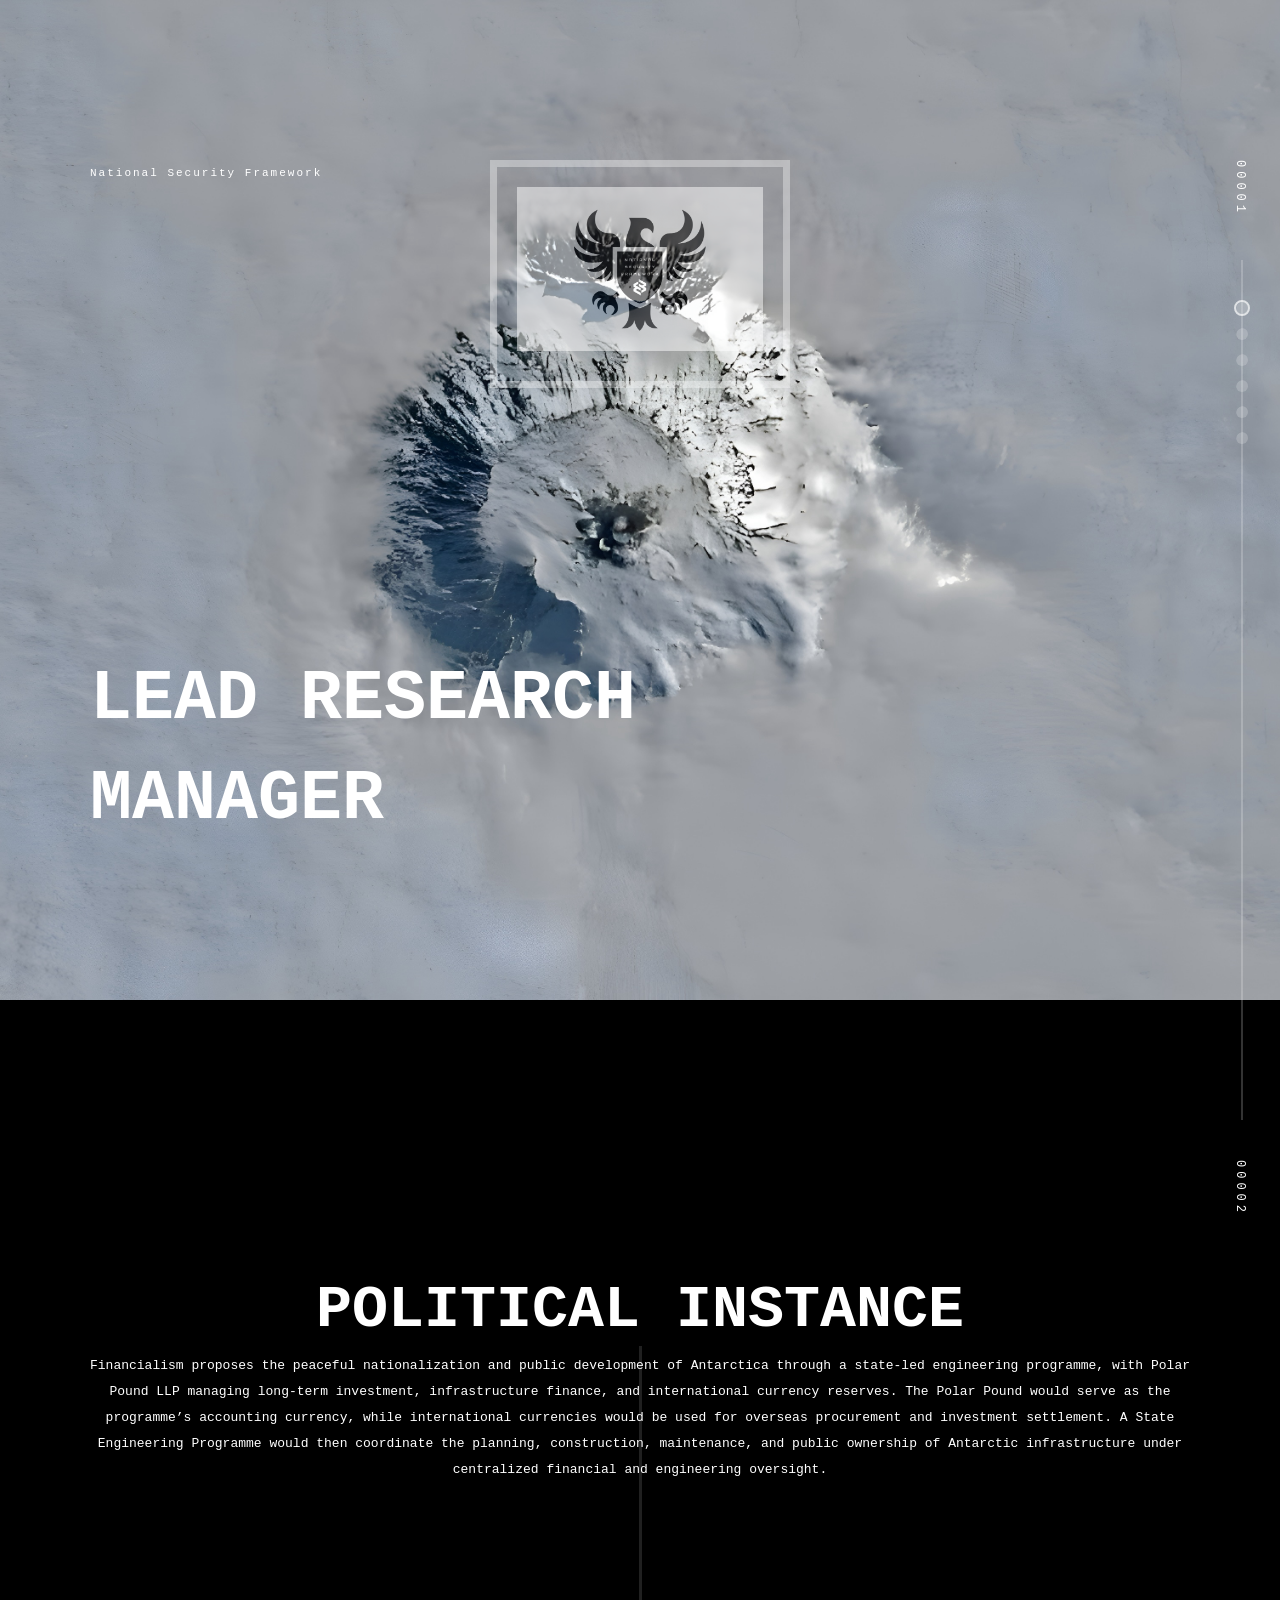
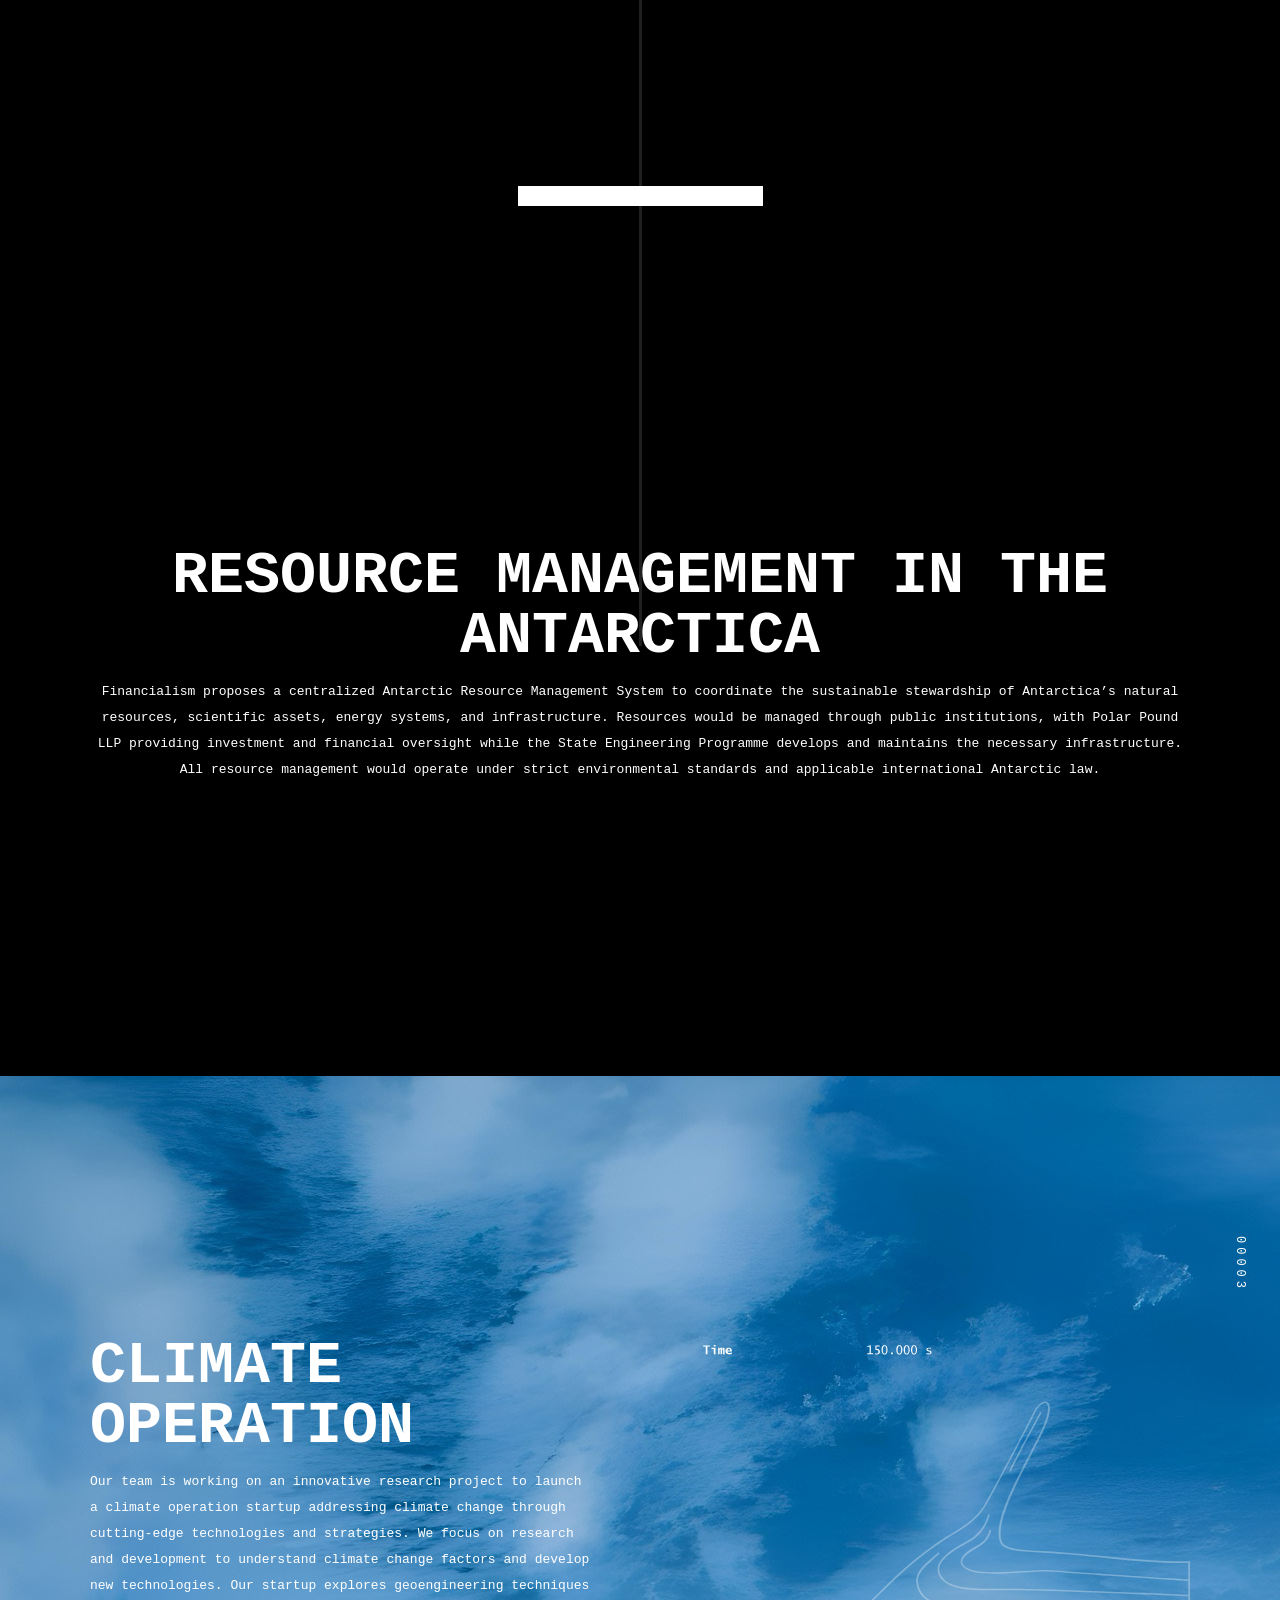
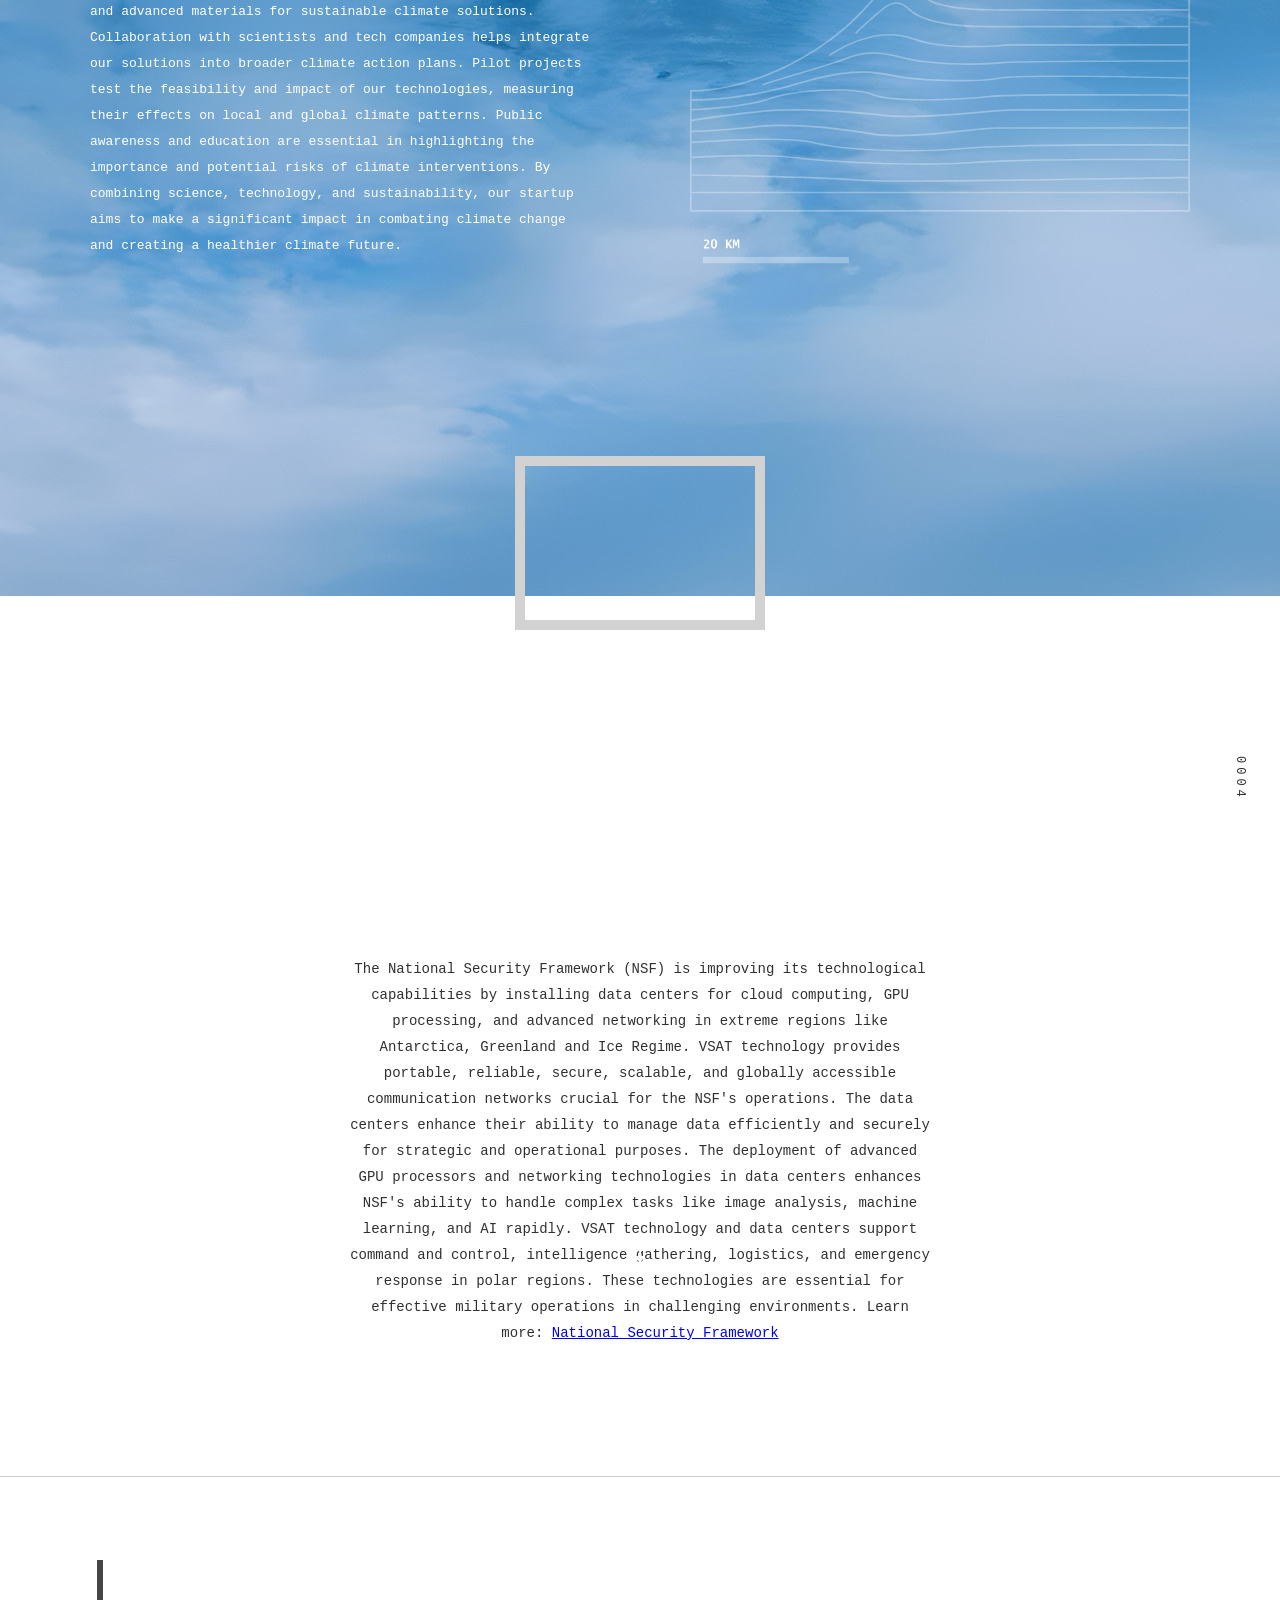
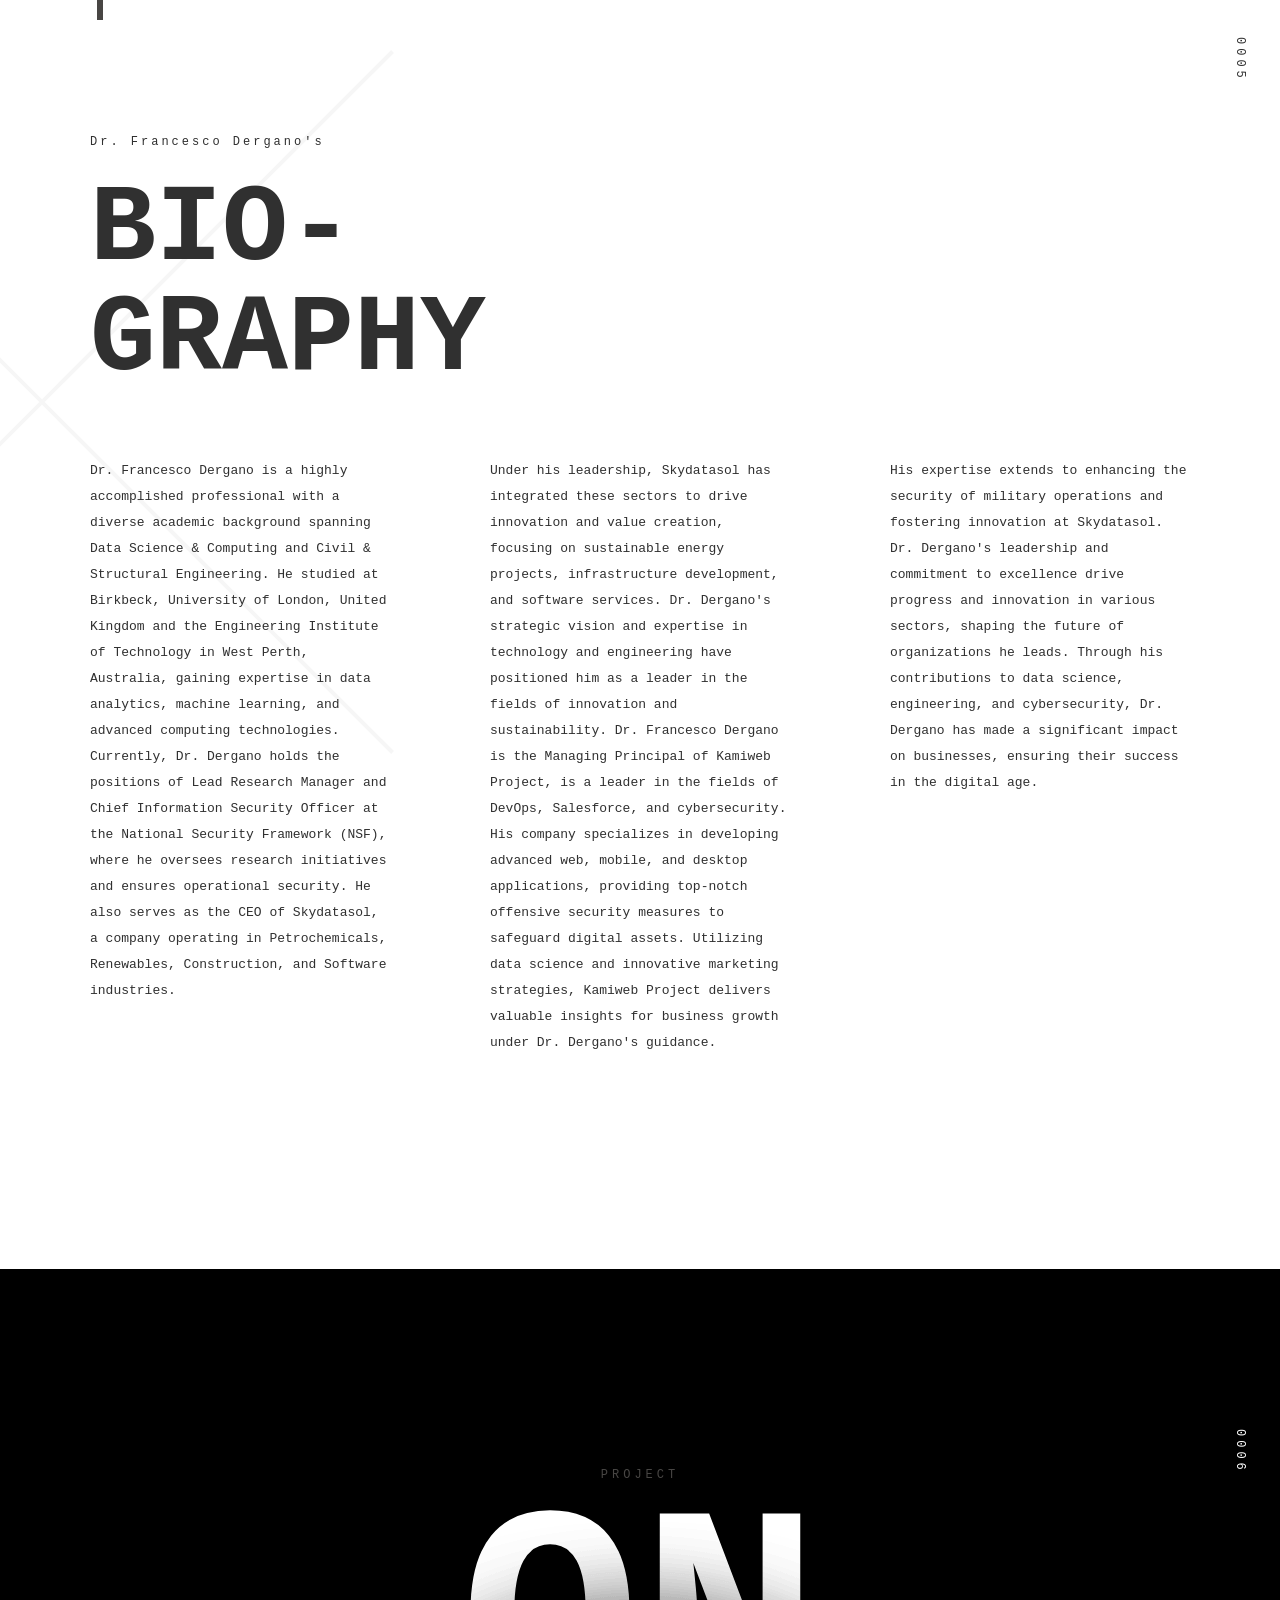
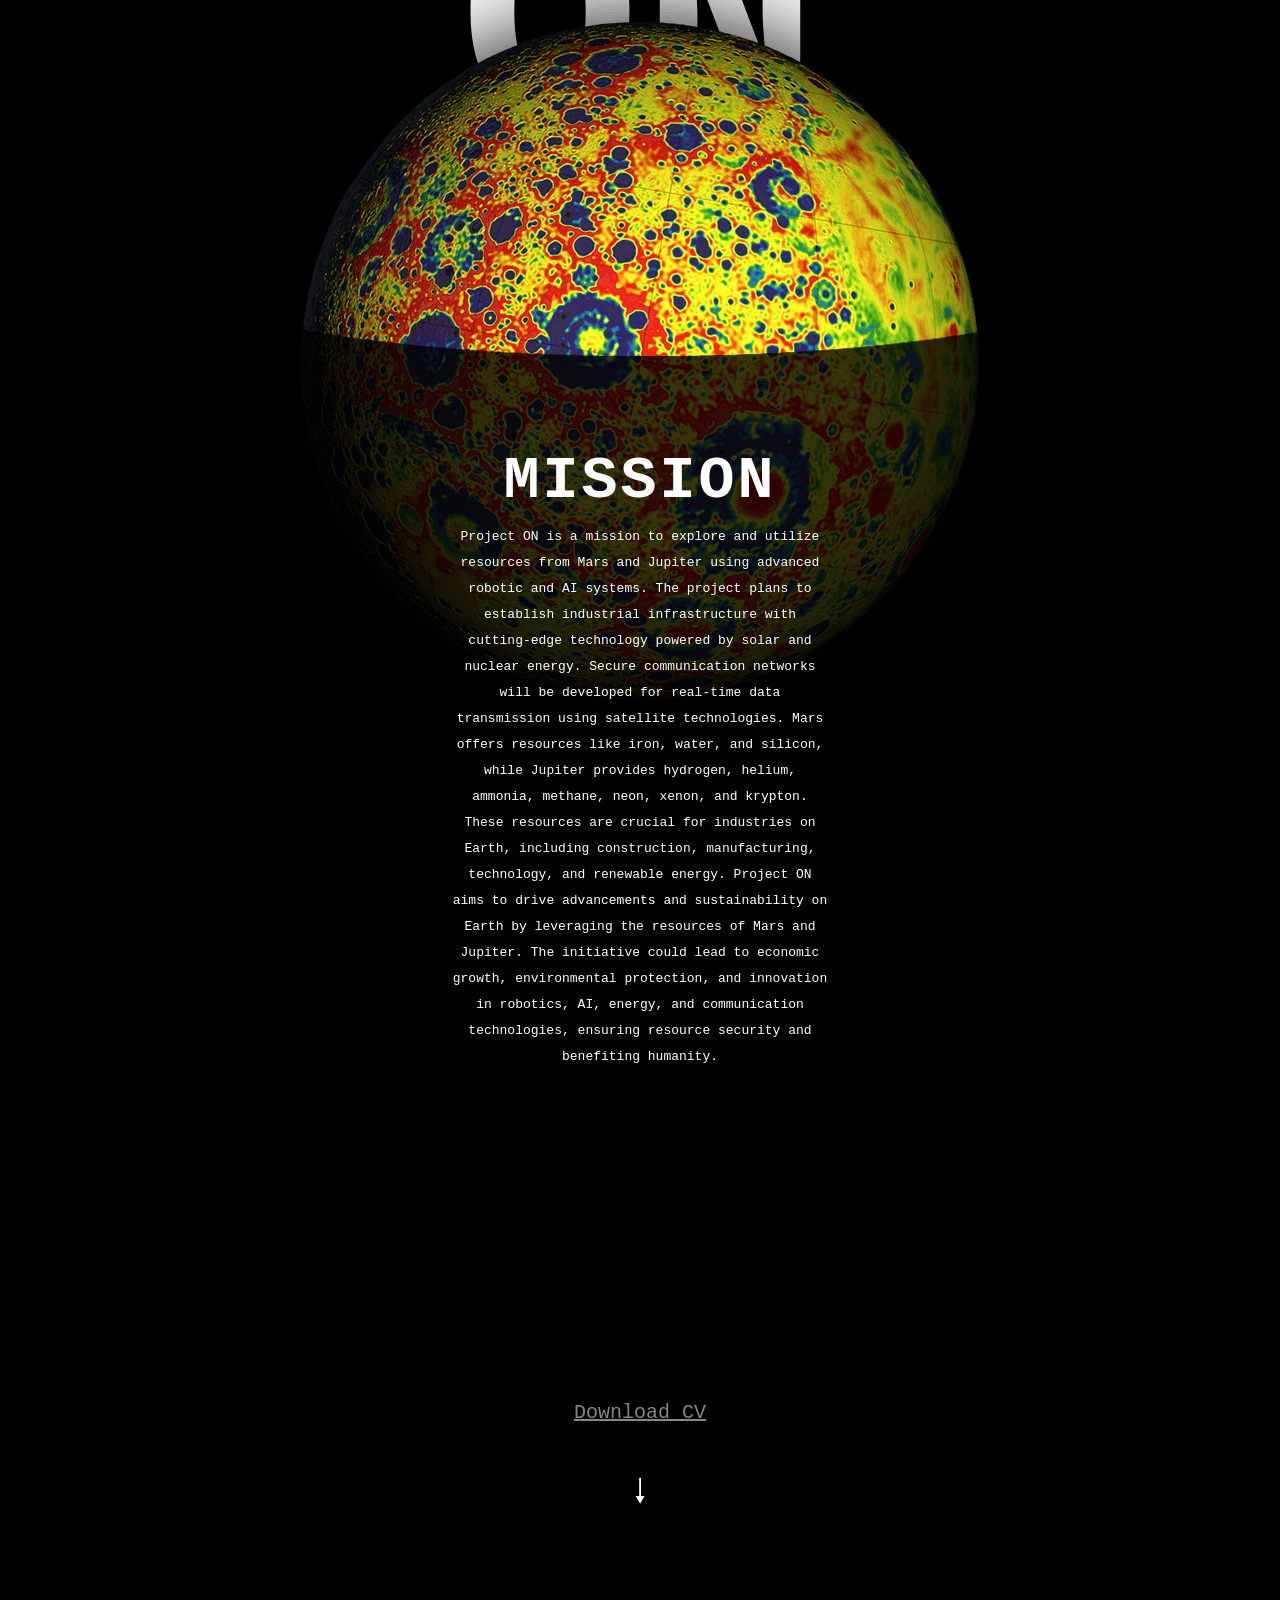
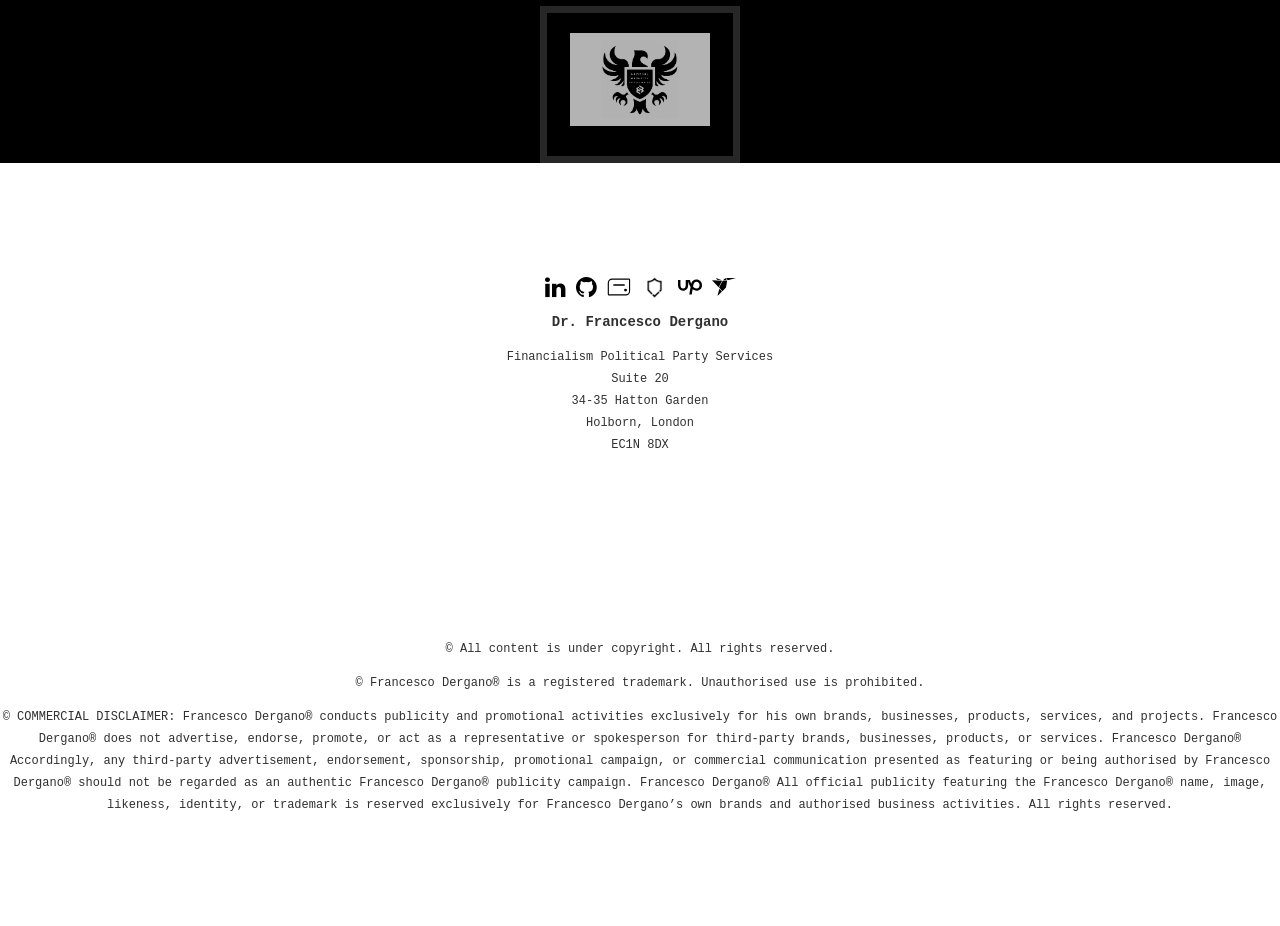
<file: index.html>
<!DOCTYPE html>
<html>

<meta http-equiv="content-type" content="text/html;charset=UTF-8" />

<head>

	<meta charset="utf-8">
	<title>Dr. Francesco Dergano</title>

	<!-- Set Keywords & Description -->
	<meta name="keywords" content="" />
	<meta name="description" content="" />

	<link rel="shortcut icon" type="image/x-icon" href="assets/img/logo.jpg" />

	<!-- Set Viewport Options -->
	<meta name="viewport" content="width=device-width, initial-scale=1.0, maximum-scale=1.0, user-scalable=0;" />
	<meta name="apple-mobile-web-app-capable" content="yes" />

	<!-- Include Fonts -->
	<link
		href="http://fonts.googleapis.com/css?family=Open+Sans:400,300,300italic,400italic,600italic,600,700,700italic"
		rel="stylesheet" type="text/css">

	<!-- Include Stylesheets -->
	<link rel="stylesheet" href="assets/css/main.css" />
	<link rel="stylesheet" href="assets/css/edits.css" />

	<link rel="stylesheet" href="https://cdnjs.cloudflare.com/ajax/libs/font-awesome/4.7.0/css/font-awesome.min.css">
	<!-- Include Libraries -->
	<script src="./assets/js/jquery.min.js"></script>
	<script src="assets/js/lib/waypoints.min.js"></script>
	<script src="assets/js/lib/jquery.easing.min.js"></script>
	<script src="assets/js/lib/modernizr-2.6.2.min.js"></script>
	<script src="assets/js/lib/respond.min.js"></script>


	<!-- Google tag (gtag.js) -->
	<script async src="https://www.googletagmanager.com/gtag/js?id=G-J9BT3529DE"></script>
	<script>
		window.dataLayer = window.dataLayer || [];
		function gtag() { dataLayer.push(arguments); }
		gtag('js', new Date());

		gtag('config', 'G-J9BT3529DE');
	</script>


	<style>
		.social-icons {
			display: flex;
			justify-content: center;
			gap: 10px;
			list-style: none;
			padding: 0;
		}

		.social-icons li {
			display: inline-block;
		}

		.social-icons a {
			color: #000;
			font-size: 24px;
			text-decoration: none;
			transition: color 0.3s;
		}

		.social-icons a:hover {
			color: #0073e6;
		}

		.social-icons .custom-icon {
			width: 24px;
			height: 24px;
		}
	</style>

</head>

<body class="loading">

	<div class="loader">

		<div class="percent">00000</div>

	</div><!-- end .loading -->

	<nav class="navigation">

		<a href="javascript:Navigation.scrollTo('.hero');" class="active"><span></span></a>
		<a href="javascript:Navigation.scrollTo('.about');"><span></span></a>
		<a href="javascript:Navigation.scrollTo('.hydrocode');"><span></span></a>
		<a href="javascript:Navigation.scrollTo('.interests');"><span></span></a>
		<a href="javascript:Navigation.scrollTo('.publications');"><span></span></a>
		<a href="javascript:Navigation.scrollTo('.grail');"><span></span></a>

	</nav><!-- end .navigation -->

	<header class="hero">

		<div class="steez-line"></div>

		<div class="number">00001</div>

		<div class="container">

			<div class="title">National Security Framework</div>

			<div class="logo"><a href="/"><img src="assets/img/logo.jpg" alt="logo" /></a></div>

			<h1 style="font-size: 70px;">Lead Research </br> Manager</h1>

		</div><!-- end .container -->

	</header><!-- end header -->

	<div id="viewport">

		<div class="always-on">

			<div class="on">
				<div class="on-close"><a href="javascript:Dergano.toggleOn();">Close</a></div>
				<div class="on-hold">
					<img src="assets/img/alwayson.svg" alt="alwayson" />
				</div>
			</div><!-- end .on -->

		</div><!-- end .always-on -->

		<section class="about" id="about">

			<canvas class="about-bg-canvas" id="about-bg-canvas"></canvas>

			<div class="number">00002</div>

			<div class="container">

				<h2 style="z-index: 99999999 !important; position: inherit; text-align: center;">Political Instance</h2>
				<p style="z-index: 99999999 !important; position: inherit; text-align: center;">Financialism proposes the peaceful nationalization and public development of Antarctica through a state-led engineering programme, with Polar Pound LLP managing long-term investment, infrastructure finance, and international currency reserves. The Polar Pound would serve as the programme’s accounting currency, while international currencies would be used for overseas procurement and investment settlement. A State Engineering Programme would then coordinate the planning, construction, maintenance, and public ownership of Antarctic infrastructure under centralized financial and engineering oversight.
				</p>

				<div class="alwayson">

					<div class="line-steez"></div>
					<div class="line-steez steez-2"></div>
					<div class="rectangle"></div>

				</div><!-- end .alwayson -->


				<h2 style="text-align: center;">
					Resource Management in the Antarctica

				</h2>
				<p style="z-index: 99999999 !important; position: inherit; text-align: center;">
					Financialism proposes a centralized Antarctic Resource Management System to coordinate the sustainable stewardship of Antarctica’s natural resources, scientific assets, energy systems, and infrastructure. Resources would be managed through public institutions, with Polar Pound LLP providing investment and financial oversight while the State Engineering Programme develops and maintains the necessary infrastructure. All resource management would operate under strict environmental standards and applicable international Antarctic law.
				</p>
			</div><!-- end .container -->

		</section><!-- end .about -->

		<section class="hydrocode" id="hydrocode">

			<div class="number">00003</div>

			<div class="container">

				<div class="row">

					<div class="column-2">

						<h2>Climate operation</h2>

						<p class="para-3">
							Our team is working on an innovative research project to launch a climate operation startup
							addressing climate change through cutting-edge technologies and strategies. We focus on
							research and development to understand climate change factors and develop new technologies.
							Our startup explores geoengineering techniques and advanced materials for sustainable
							climate solutions. Collaboration with scientists and tech companies helps integrate our
							solutions into broader climate action plans. Pilot projects test the feasibility and impact
							of our technologies, measuring their effects on local and global climate patterns. Public
							awareness and education are essential in highlighting the importance and potential risks of
							climate interventions. By combining science, technology, and sustainability, our startup
							aims to make a significant impact in combating climate change and creating a healthier
							climate future.
						</p>



					</div><!-- end .column-2 -->

					<div class="column-2">

						<div class="graph">
							<img src="assets/img/hydrocode-graph.svg" alt="graph" />
							<div class="graph-line"></div>
							<div class="graph-line line-2"></div>
							<div class="graph-line line-3"></div>
							<div class="graph-line line-4"></div>
						</div><!-- end .graph -->

					</div><!-- end .column-2 -->

				</div><!-- end .row -->



			</div><!-- end .container -->

		</section><!-- end .hydrocode -->

		<section class="interests" id="interests">

			<div class="number">0004</div>

			<div class="container">

				<div class="line-steez"></div>

				<div class="profile">

					<video autoplay muted loop playsinline
						src="https://res.cloudinary.com/djvrkepv3/video/upload/f_mp4/v1780967443/p8sexdv8n1ajid01hcil.mov">
						Your browser does not support the video tag.
					</video><br />

				</div><!-- end .profile -->

				<div class="text">

					The National Security Framework (NSF) is improving its technological capabilities by installing data
					centers for cloud computing, GPU processing, and advanced networking in extreme regions like
					Antarctica, Greenland and Ice Regime. VSAT technology provides portable, reliable, secure, scalable,
					and globally accessible communication networks crucial for the NSF's operations. The data centers
					enhance their ability to manage data efficiently and securely for strategic and operational
					purposes. The deployment of advanced GPU processors and networking technologies in data centers
					enhances NSF's ability to handle complex tasks like image analysis, machine learning, and AI
					rapidly. VSAT technology and data centers support command and control, intelligence gathering,
					logistics, and emergency response in polar regions. These technologies are essential for effective
					military operations in challenging environments. Learn more: <a
						href="http://www.nationalsecurityframework.org/">National Security Framework</a>

				</div><!-- end .text -->

				<div class="scroll"><a href="javascript:Navigation.scrollTo('.publications');"><img
							src="assets/img/icon-arrow.svg" alt="arrow" class="svg-raw" /></a></div>

			</div><!-- end .container -->

		</section><!-- end .interests -->

		<section class="publications" id="publications">

			<div class="number">0005</div>

			<div class="container">

				<div class="line-x"></div>

				<div class="line-x-parallax">
					<div class="line-x line-x-2"></div>
				</div>

				<div class="line-steez"></div>

				<div class="line-steez line-steez-2"></div>

				<div class="text">

					<div class="title">
						<span>Dr. Francesco Dergano's</span>
					</div><!-- end .title -->

					<h2>Bio-<br />
						Graphy</h2>

					<div class="row">

						<div class="column-3">
							<p>Dr. Francesco Dergano is a highly accomplished professional with a diverse academic
								background spanning Data Science & Computing and Civil & Structural Engineering. He
								studied at Birkbeck, University of London, United Kingdom and the Engineering Institute
								of Technology in West Perth, Australia, gaining expertise in data analytics, machine
								learning, and advanced computing technologies. Currently, Dr. Dergano holds the
								positions of Lead Research Manager and Chief Information Security Officer at the
								National Security Framework (NSF), where he oversees research initiatives and ensures
								operational security. He also serves as the CEO of Skydatasol, a company operating in
								Petrochemicals, Renewables, Construction, and Software industries. </p>
						</div><!-- end .column-3 -->

						<div class="column-3">
							<p> Under his leadership,
								Skydatasol has integrated these sectors to drive innovation and value creation, focusing
								on sustainable energy projects, infrastructure development, and software services. Dr.
								Dergano's strategic vision and expertise in technology and engineering have positioned
								him as a leader in the fields of innovation and sustainability.
								Dr. Francesco Dergano is the Managing Principal of Kamiweb Project, is a leader in the
								fields of DevOps, Salesforce, and cybersecurity. His company specializes in developing
								advanced web, mobile, and desktop applications, providing top-notch offensive security
								measures to safeguard digital assets. Utilizing data science and innovative marketing
								strategies, Kamiweb Project delivers valuable insights for business growth under Dr.
								Dergano's guidance. </p>
						</div><!-- end .column-3 -->

						<div class="column-3">
							<p> His expertise extends to enhancing the security of military operations and fostering
								innovation at Skydatasol.
								Dr. Dergano's leadership and commitment to excellence drive progress and innovation in
								various sectors, shaping the future of organizations he leads. Through his contributions
								to data science, engineering, and cybersecurity, Dr. Dergano has made a significant
								impact on businesses, ensuring their success in the digital age.</p>
						</div><!-- end .column-3 -->

					</div><!-- end .row -->



				</div>

			</div><!-- end .container -->

		</section><!-- end .publications -->

		<section class="grail" id="grail">

			<div class="number">0006</div>

			<div class="container">

				<h2>
					<span>Project</span>
					On
				</h2>

				<div class="planet">
					<div class="world-steez-ring"><img src="assets/img/grail-steez-ring.svg" alt="steez" /></div>
					<div class="world-steez"><img src="assets/img/grail-circle.svg" alt="steez" /></div>
					<div class="world"><img src="assets/img/grail-world.png" alt="world" /></div>
				</div><!-- end .planet -->

				<div class="text">

					<h3>Mission</h3>
					<p>Project ON is a mission to explore and utilize resources from Mars and Jupiter using advanced
						robotic and AI systems. The project plans to establish industrial infrastructure with
						cutting-edge technology powered by solar and nuclear energy. Secure communication networks will
						be developed for real-time data transmission using satellite technologies. Mars offers resources
						like iron, water, and silicon, while Jupiter provides hydrogen, helium, ammonia, methane, neon,
						xenon, and krypton. These resources are crucial for industries on Earth, including construction,
						manufacturing, technology, and renewable energy. Project ON aims to drive advancements and
						sustainability on Earth by leveraging the resources of Mars and Jupiter. The initiative could
						lead to economic growth, environmental protection, and innovation in robotics, AI, energy, and
						communication technologies, ensuring resource security and benefiting humanity.</p>

					<div class="vert-line"></div>

				</div><!-- end .text -->

				<div class="cv">

					<!-- <a href="">Latest News</a> <span>|</span>  --><a
						href="./assets/img/Curriculum_Vitae_Francesco_Dergano.pdf" target="_blank">Download CV</a>

				</div><!-- end .cv -->

				<div class="scroll"><a href="javascript:Navigation.scrollTo('.footer');"><img
							src="assets/img/icon-arrow.svg" alt="arrow" class="svg-raw" /></a></div>

				<div class="logo"><a href="/"><img src="assets/img/logo.jpg" alt="logo" /></a></div>

			</div><!-- end .container -->

		</section><!-- end .grail -->

	</div><!-- end #viewport -->

	<footer class="footer">

		<div class="social-icons-main">
			<ul class="social-icons">
				<li><a href="https://www.linkedin.com/in/raccomandino/" target="_blank"><i
							class="fa fa-linkedin"></i></a></li>
				<li><a href="https://github.com/raccomandino" target="_blank"><i class="fa fa-github"></i></a></li>
				<li><a href="https://www.credential.net/profile/raccomandino/" target="_blank"><img
							src="./assets/img/accredible.svg" alt="Accredible" class="custom-icon accredible"></a>
				</li>
				<li><a href="https://www.get-licensed.co.uk/guardpass/francesco-dergano-a60qvubi" target="_blank"><img
							src="./assets/img/guard-pass.png" alt="Guard Pass" class="custom-icon guard-pass"></a>
				</li>
				<li><a href="https://www.upwork.com/freelancers/~01e4e1fadd4714d1fc" target="_blank"><img
							src="./assets/img/upwork-brands-solid.svg" alt="Upwork" class="custom-icon"></a></li>
				<li><a href="https://www.freelancer.com/get/raccomandino" target="_blank"><img
							src="./assets/img/7i9bl65q0tylzdmlchg (1).svg" alt="Freelancer" class="custom-icon"></a>
				</li>
			</ul>
		</div>
		<div class="container">

			<p><b>Dr. Francesco Dergano</b></p>

			<p>
				Financialism Political Party Services
				<br />
				Suite 20
				<br />
				34-35 Hatton Garden
				<br />
				Holborn, London
				<br />
				EC1N 8DX
			</p>

			<div class="vid-hold">
				<video autoplay loop muted playsinline
					src="https://res.cloudinary.com/djvrkepv3/video/upload/f_mp4/v1780967590/sp1g2nskfpmmbtbgrdtg.mov"></video>
			</div>

		</div>

		<p>© All content is under copyright. All rights reserved.</p>
		<p>© Francesco Dergano® is a registered trademark. Unauthorised use is prohibited.</p>
		<p>© COMMERCIAL DISCLAIMER: Francesco Dergano® conducts publicity and promotional activities exclusively for his own brands, businesses, products, services, and projects. Francesco Dergano® does not advertise, endorse, promote, or act as a representative or spokesperson for third-party brands, businesses, products, or services. Francesco Dergano® Accordingly, any third-party advertisement, endorsement, sponsorship, promotional campaign, or commercial communication presented as featuring or being authorised by Francesco Dergano® should not be regarded as an authentic Francesco Dergano® publicity campaign. Francesco Dergano® All official publicity featuring the Francesco Dergano® name, image, likeness, identity, or trademark is reserved exclusively for Francesco Dergano’s own brands and authorised business activities. All rights reserved.</p>

	</footer><!-- end footer -->

	<!-- Include Scripts -->
	<script src="assets/js/Dergano.Loader.js"></script>
	<script src="assets/js/Dergano.Parallax.js"></script>
	<script src="assets/js/Dergano.Navigation.js"></script>
	<script src="assets/js/Dergano.js"></script>
	<script src="assets/js/about-background.js"></script>

</body>

</html>
</file>
<file: assets/css/main.css>
body {
    font-family: "Lucida Sans Typewriter", "Lucida Console", Monaco, "Bitstream Vera Sans Mono", monospace;
    font-weight: 300;
    font-size: 13px;
    color: #303030;
    line-height: 26px
}

@media (max-width: 767px) {
    body {
        font-size: 12px;
        line-height: 24px
    }
}

h1,
h2,
h3,
h4 {
    margin: 0px;
    padding: 0px;
    font-weight: bold;
    text-transform: uppercase
}

@media (max-width: 767px) {

    h1,
    h2,
    h3,
    h4 {
        font-family: 'Open Sans', sans-serif
    }
}

h1 {
    font-size: 110px;
    line-height: 100px
}

@media (max-width: 767px) {
    h1 {
        font-size: 60px;
        line-height: 60px
    }
}

h2 {
    font-size: 60px;
    line-height: 60px
}

@media (max-width: 767px) {
    h2 {
        font-size: 35px;
        line-height: 35px
    }
}

h3 {
    font-size: 22px;
    font-weight: bold;
    color: #484644;
    letter-spacing: 3px;
    text-align: center
}

h3 span {
    display: block;
    font-weight: normal;
    font-size: 13px;
    color: #ffffff;
    letter-spacing: 6px
}

a img {
    border: none
}

html {
    height: 100%
}

body {
    padding: 0px;
    margin: 0px;
    background: #ffffff;
    height: 100%
}

#viewport {
    overflow: hidden;
    width: 100%
}

.container {
    margin: auto;
    width: 1100px;
    position: relative
}

@media (max-width: 1150px) {
    .container {
        width: 900px
    }
}

@media (max-width: 960px) {
    .container {
        width: 700px
    }
}

@media (max-width: 767px) {
    .container {
        width: auto;
        margin: 0px 30px
    }
}

.fade-zoom {
    -webkit-transition: 1.5s all cubic-bezier(0.23, 1, 0.32, 1);
    -moz-transition: 1.5s all cubic-bezier(0.23, 1, 0.32, 1);
    -ms-transition: 1.5s all cubic-bezier(0.23, 1, 0.32, 1);
    -o-transition: 1.5s all cubic-bezier(0.23, 1, 0.32, 1);
    transition: 1.5s all cubic-bezier(0.23, 1, 0.32, 1);
    -webkit-transform: scale(0.5);
    -moz-transform: scale(0.5);
    -ms-transform: scale(0.5);
    transform: scale(0.5);
    opacity: 0
}

img {
    max-width: 100%
}

.borderbox,
.always-on .on,
.navigation a,
.about .rectangle,
.interests .profile {
    box-sizing: border-box;
    -webkit-box-sizing: border-box;
    -moz-box-sizing: border-box
}

.clear {
    clear: both
}

.number {
    -webkit-transform: rotate(90deg);
    -moz-transform: rotate(90deg);
    -ms-transform: rotate(90deg);
    transform: rotate(90deg);
    position: absolute;
    right: 30px;
    top: 160px;
    letter-spacing: 4px;
    font-size: 12px;
    height: 20px;
    width: 20px;
    line-height: 20px
}

@media (max-width: 767px) {
    .number {
        top: 40px;
        right: 15px
    }
}

.number-dark {
    color: #000000
}

.row:after {
    content: "";
    display: table;
    clear: both
}

.row .column-2 {
    width: 500px;
    float: right;
    position: relative
}

@media (max-width: 1150px) {
    .row .column-2 {
        width: 400px
    }
}

@media (max-width: 960px) {
    .row .column-2 {
        width: 100%;
        float: none
    }
}

.row .column-2:first-child {
    float: left
}

@media (max-width: 960px) {
    .row .column-2:first-child {
        float: none
    }
}

.row .column-3 {
    width: 300px;
    float: left;
    position: relative;
    margin-left: 100px
}

@media (max-width: 1150px) {
    .row .column-3 {
        width: 250px;
        margin-left: 60px
    }
}

@media (max-width: 960px) {
    .row .column-3 {
        width: 100%;
        float: none;
        margin-bottom: 80px;
        margin-left: 0px
    }
}

.row .column-3:first-child {
    margin-left: 0px
}

.loading {
    height: 100%;
    overflow: hidden
}

.loader {
    background: #000000;
    position: fixed;
    width: 100%;
    height: 100%;
    z-index: 300
}

.loader .percent {
    color: #ffffff;
    letter-spacing: 4px;
    font-size: 12px;
    position: fixed;
    width: 100%;
    text-align: center;
    bottom: 30px;
    left: 0px
}

.always-on {
    -webkit-transition: 1s all cubic-bezier(0.23, 1, 0.32, 1);
    -moz-transition: 1s all cubic-bezier(0.23, 1, 0.32, 1);
    -ms-transition: 1s all cubic-bezier(0.23, 1, 0.32, 1);
    -o-transition: 1s all cubic-bezier(0.23, 1, 0.32, 1);
    transition: 1s all cubic-bezier(0.23, 1, 0.32, 1);
    position: fixed;
    width: 100%;
    height: 100%;
    top: 0px;
    left: 0px;
    z-index: 400;
    background: rgba(0, 0, 0, 0.9);
    visibility: hidden;
    opacity: 0
}

.always-on .on {
    position: fixed;
    left: 0px;
    right: 0px;
    top: 0px;
    bottom: 0px;
    margin: auto;
    width: 470px;
    height: 650px;
    border: 10px solid #404040
}

@media (max-width: 1150px) {
    .always-on .on {
        width: 400px;
        height: 555px
    }
}

@media (max-width: 960px) {
    .always-on .on {
        width: 300px;
        height: 415px
    }
}

.always-on .on img {
    -webkit-transition: 1s all cubic-bezier(0.23, 1, 0.32, 1);
    -moz-transition: 1s all cubic-bezier(0.23, 1, 0.32, 1);
    -ms-transition: 1s all cubic-bezier(0.23, 1, 0.32, 1);
    -o-transition: 1s all cubic-bezier(0.23, 1, 0.32, 1);
    transition: 1s all cubic-bezier(0.23, 1, 0.32, 1);
    margin-top: -50px;
    opacity: 0
}

.always-on .on-hold {
    overflow: hidden
}

.always-on .on-close {
    position: absolute;
    right: -10px;
    top: -50px;
    text-align: right
}

.always-on .on-close a {
    text-decoration: none;
    color: #5e5e5e
}

.always-on .on-close a:hover {
    color: #ffffff
}

.always-on-active {
    visibility: visible;
    opacity: 1
}

.always-on-active .on img {
    opacity: 1;
    margin-top: 0px
}

header {
    background: #000 url(../img/bg-hero.jpg) center no-repeat;
    background-size: cover;
    height: 1000px;
    position: relative;
    color: #ffffff
}

@media (max-width: 767px) {
    header {
        height: 800px
    }
}

header .steez-line {
    -webkit-transition: 1.5s all cubic-bezier(0.23, 1, 0.32, 1);
    -moz-transition: 1.5s all cubic-bezier(0.23, 1, 0.32, 1);
    -ms-transition: 1.5s all cubic-bezier(0.23, 1, 0.32, 1);
    -o-transition: 1.5s all cubic-bezier(0.23, 1, 0.32, 1);
    transition: 1.5s all cubic-bezier(0.23, 1, 0.32, 1);
    -webkit-transition-delay: 0.5s;
    -moz-transition-delay: 0.5s;
    -ms-transition-delay: 0.5s;
    -o-transition-delay: 0.5s;
    transition-delay: 0.5s;
    background: rgba(255, 255, 255, 0.2);
    position: absolute;
    right: -37px;
    top: 260px;
    width: 2px;
    height: 860px;
    z-index: 10
}

@media (max-width: 767px) {
    header .steez-line {
        display: none
    }
}

header .title {
    -webkit-transition: 1.5s all cubic-bezier(0.23, 1, 0.32, 1);
    -moz-transition: 1.5s all cubic-bezier(0.23, 1, 0.32, 1);
    -ms-transition: 1.5s all cubic-bezier(0.23, 1, 0.32, 1);
    -o-transition: 1.5s all cubic-bezier(0.23, 1, 0.32, 1);
    transition: 1.5s all cubic-bezier(0.23, 1, 0.32, 1);
    letter-spacing: 2px;
    font-size: 11px;
    position: absolute;
    left: 0px;
    top: 50px
}

header .logo {
    -webkit-transition: 1.5s all cubic-bezier(0.23, 1, 0.32, 1);
    -moz-transition: 1.5s all cubic-bezier(0.23, 1, 0.32, 1);
    -ms-transition: 1.5s all cubic-bezier(0.23, 1, 0.32, 1);
    -o-transition: 1.5s all cubic-bezier(0.23, 1, 0.32, 1);
    transition: 1.5s all cubic-bezier(0.23, 1, 0.32, 1);
    -webkit-transform: scale(1.2);
    -moz-transform: scale(1.2);
    -ms-transform: scale(1.2);
    transform: scale(1.2);
    width: 300px;
    position: fixed;
    left: 0px;
    right: 0px;
    margin: auto;
    top: 160px;
    z-index: 300
}

@media (max-width: 767px) {
    header .logo {
        -webkit-transform: scale(1);
        -moz-transform: scale(1);
        -ms-transform: scale(1);
        transform: scale(1);
        top: 100px
    }
}

header .logo img {
    width: 300px;
}

header .logo a {
    -webkit-transition: all 0.3s;
    -moz-transition: all 0.3s;
    -ms-transition: all 0.3s;
    -o-transition: all 0.3s;
    transition: all 0.3s;
    display: block;
    padding: 20px;
    opacity: 1;
    border: 7px solid rgba(255, 255, 255, 0.7)
}

header .logo a:hover {
    opacity: 1;
    border: 7px solid #fff
}

header h1 {
    -webkit-transition: 1.5s all cubic-bezier(0.23, 1, 0.32, 1);
    -moz-transition: 1.5s all cubic-bezier(0.23, 1, 0.32, 1);
    -ms-transition: 1.5s all cubic-bezier(0.23, 1, 0.32, 1);
    -o-transition: 1.5s all cubic-bezier(0.23, 1, 0.32, 1);
    transition: 1.5s all cubic-bezier(0.23, 1, 0.32, 1);
    -webkit-transition-delay: 0.5s;
    -moz-transition-delay: 0.5s;
    -ms-transition-delay: 0.5s;
    -o-transition-delay: 0.5s;
    transition-delay: 0.5s;
    position: absolute;
    top: 750px;
    left: 0px;
    z-index: 10;
    opacity: 0
}

header .container {
    height: 100%
}

.loaded header .title {
    top: 160px
}

@media (max-width: 767px) {
    .loaded header .title {
        top: 40px
    }
}

.loaded header .logo {
    -webkit-transform: scale(1);
    -moz-transform: scale(1);
    -ms-transform: scale(1);
    transform: scale(1);
    position: absolute
}

.loaded header .logo a {
    opacity: 0.5
}

.loaded header .logo a:hover {
    opacity: 1;
    border: 7px solid #fff
}

.loaded header h1 {
    opacity: 1;
    top: 650px
}

@media (max-width: 767px) {
    .loaded header h1 {
        top: 430px
    }
}

.loaded header .steez-line {
    right: 37px
}

.navigation {
    -webkit-transition: 1s all cubic-bezier(0.23, 1, 0.32, 1);
    -moz-transition: 1s all cubic-bezier(0.23, 1, 0.32, 1);
    -ms-transition: 1s all cubic-bezier(0.23, 1, 0.32, 1);
    -o-transition: 1s all cubic-bezier(0.23, 1, 0.32, 1);
    transition: 1s all cubic-bezier(0.23, 1, 0.32, 1);
    -webkit-transition-delay: 1s;
    -moz-transition-delay: 1s;
    -ms-transition-delay: 1s;
    -o-transition-delay: 1s;
    transition-delay: 1s;
    position: fixed;
    top: 300px;
    right: -30px;
    width: 16px;
    z-index: 100
}

@media (max-width: 767px) {
    .navigation {
        top: 150px
    }
}

.navigation a {
    -webkit-transition: all 0.3s;
    -moz-transition: all 0.3s;
    -ms-transition: all 0.3s;
    -o-transition: all 0.3s;
    transition: all 0.3s;
    -webkit-border-radius: 100%;
    -moz-border-radius: 100%;
    -ms-border-radius: 100%;
    border-radius: 100%;
    border: 2px solid rgba(255, 255, 255, 0);
    display: block;
    margin-bottom: 10px;
    width: 16px;
    height: 16px;
    overflow: hidden
}

.navigation a span {
    -webkit-border-radius: 100%;
    -moz-border-radius: 100%;
    -ms-border-radius: 100%;
    border-radius: 100%;
    background: rgba(255, 255, 255, 0.2);
    display: block;
    width: 14px;
    height: 14px;
    vertical-align: top
}

.navigation a.active,
.navigation a:hover {
    border: 2px solid rgba(255, 255, 255, 0.7)
}

.navigation-dark a {
    border: 2px solid transparent
}

.navigation-dark a span {
    background: rgba(0, 0, 0, 0.2)
}

.navigation-dark a.active,
.navigation-dark a:hover {
    border: 2px solid rgba(0, 0, 0, 0.4)
}

.loaded .navigation {
    right: 30px
}

@media (max-width: 767px) {
    .loaded .navigation {
        right: 15px
    }
}

footer {
    padding: 100px 0px;
    text-align: center;
    font-size: 12px;
    line-height: 22px
}

@media (max-width: 767px) {
    footer {
        padding: 80px 0px
    }
}

footer b {
    font-size: 14px;
    font-weight: bold
}

footer a {
    text-decoration: underline;
    color: #303030
}

footer a:hover {
    color: #808080
}

.about {
    background: #000000;
    padding: 280px 0px;
    position: relative;
    color: #ffffff
}

@media (max-width: 767px) {
    .about {
        padding: 100px 0px
    }
}

.about .asteroid {
    width: 300px;
    position: absolute;
    left: -150px;
    top: 0px
}

@media (max-width: 767px) {
    .about .asteroid {
        display: none
    }
}

.about .asteroid-2 {
    width: 120px;
    left: 800px;
    top: 100px;
    z-index: 0
}

@media (max-width: 767px) {
    .about .asteroid-2 {
        display: none
    }
}

.about .asteroid-3 {
    width: 840px;
    left: auto;
    right: -800px;
    top: 600px;
    z-index: 0
}

@media (max-width: 960px) {
    .about .asteroid-3 {
        display: none
    }
}

.about .asteroid-main {
    width: 100%;
    z-index: 50;
    top: -20px;
    position: absolute;
    text-align: center
}

@media (max-width: 960px) {
    .about .asteroid-main {
        top: 40px
    }
}

@media (max-width: 767px) {
    .about .asteroid-main {
        display: none
    }
}

.about .alwayson {
    height: 600px;
    position: relative;
    margin-bottom: 50px
}

@media (max-width: 767px) {
    .about .alwayson {
        display: none
    }
}

.about .rectangle {
    -webkit-transition: 1.3s all cubic-bezier(0.23, 1, 0.32, 1);
    -moz-transition: 1.3s all cubic-bezier(0.23, 1, 0.32, 1);
    -ms-transition: 1.3s all cubic-bezier(0.23, 1, 0.32, 1);
    -o-transition: 1.3s all cubic-bezier(0.23, 1, 0.32, 1);
    transition: 1.3s all cubic-bezier(0.23, 1, 0.32, 1);
    position: absolute;
    left: 0px;
    right: 0px;
    top: 0px;
    bottom: 0px;
    margin: auto;
    border: 10px solid #ffffff;
    height: 0px;
    width: 245px
}

.about .line-steez {
    -webkit-transition: 1.3s all cubic-bezier(0.23, 1, 0.32, 1);
    -moz-transition: 1.3s all cubic-bezier(0.23, 1, 0.32, 1);
    -ms-transition: 1.3s all cubic-bezier(0.23, 1, 0.32, 1);
    -o-transition: 1.3s all cubic-bezier(0.23, 1, 0.32, 1);
    transition: 1.3s all cubic-bezier(0.23, 1, 0.32, 1);
    height: 900px;
    width: 3px;
    background: #202020;
    position: absolute;
    left: 0px;
    right: 0px;
    top: -150px;
    margin: auto
}

.about .text {
    width: 350px;
    margin: auto;
    text-align: center
}

.about .text a {
    color: #484644
}

.about .text a:hover {
    color: #ffffff
}

@media (max-width: 767px) {
    .about .text {
        width: 100%
    }
}

.about .scroll {
    padding-top: 150px;
    height: 30px;
    overflow: hidden
}

@media (max-width: 767px) {
    .about .scroll {
        padding-top: 100px
    }
}

.about .scroll svg,
.about .scroll img {
    width: 20px;
    height: 30px
}

.about .scroll path {
    -webkit-transition: all 0.3s;
    -moz-transition: all 0.3s;
    -ms-transition: all 0.3s;
    -o-transition: all 0.3s;
    transition: all 0.3s;
    fill: #303030
}

.about .scroll a:hover path {
    fill: #ffffff
}

.about h3 {
    z-index: 80;
    position: relative
}

.about-active .rectangle {
    height: 500px
}

.about-active .line-steez {
    -webkit-transform: rotate(45deg);
    -moz-transform: rotate(45deg);
    -ms-transform: rotate(45deg);
    transform: rotate(45deg)
}

.about-active .steez-2 {
    -webkit-transform: rotate(-45deg);
    -moz-transform: rotate(-45deg);
    -ms-transform: rotate(-45deg);
    transform: rotate(-45deg)
}

.hydrocode {
    background: #000 url(../img/bg-hydrocode.jpg) top no-repeat;
    background-size: none;
    padding: 260px 0px;
    position: relative;
    color: #ffffff;
    overflow: hidden
}

@media (min-width: 1800px) {
    .hydrocode {
        background-size: contain
    }
}

@media (max-width: 767px) {
    .hydrocode {
        padding: 160px 0px
    }
}

.hydrocode .impact {
    padding-top: 100px;
    line-height: 18px
}

@media (max-width: 767px) {
    .hydrocode .impact {
        padding-top: 50px;
        padding-bottom: 100px
    }
}

.hydrocode .impact a {
    -webkit-transition: 0.5s all;
    -moz-transition: 0.5s all;
    -ms-transition: 0.5s all;
    -o-transition: 0.5s all;
    transition: 0.5s all;
    color: #ffffff;
    text-decoration: none;
    font-size: 12px;
    display: block
}

.hydrocode .impact a:after {
    content: "";
    display: table;
    clear: both
}

.hydrocode .impact a:hover {
    color: #a98f75
}

.hydrocode .impact a:hover path {
    fill: #a98f75
}

.hydrocode .impact span {
    display: inline-block;
    font-weight: bold;
    text-transform: uppercase;
    letter-spacing: 3px;
    font-size: 14px;
    padding-top: 10px
}

.hydrocode .impact path {
    -webkit-transition: 0.5s all;
    -moz-transition: 0.5s all;
    -ms-transition: 0.5s all;
    -o-transition: 0.5s all;
    transition: 0.5s all
}

.hydrocode .impact svg,
.hydrocode .impact img {
    float: left;
    margin-right: 20px;
    width: 60px;
    height: 70px
}

.hydrocode .alwayson {
    position: absolute;
    left: 0px;
    bottom: -120px
}

@media (max-width: 767px) {
    .hydrocode .alwayson {
        display: none
    }
}

.hydrocode .alwayson b {
    color: #ffffff
}

.hydrocode .alwayson span {
    margin: 0px 5px;
    color: #383838
}

.hydrocode .alwayson a {
    color: #5e5e5e;
    text-decoration: none
}

.hydrocode .alwayson a:hover {
    color: #ffffff
}

.hydrocode .graph {
    height: 600px;
    position: relative
}

@media (max-width: 960px) {
    .hydrocode .graph {
        width: 50%;
        margin: auto;
        margin-top: 100px
    }
}

@media (max-width: 767px) {
    .hydrocode .graph {
        display: none
    }
}

.hydrocode .graph-line {
    -webkit-transition: 1.5s all cubic-bezier(0.23, 1, 0.32, 1);
    -moz-transition: 1.5s all cubic-bezier(0.23, 1, 0.32, 1);
    -ms-transition: 1.5s all cubic-bezier(0.23, 1, 0.32, 1);
    -o-transition: 1.5s all cubic-bezier(0.23, 1, 0.32, 1);
    transition: 1.5s all cubic-bezier(0.23, 1, 0.32, 1);
    background: rgba(255, 255, 255, 0.2);
    width: 2px;
    height: 0px;
    position: absolute;
    left: 0%;
    bottom: -260px
}

.hydrocode .line-2 {
    -webkit-transition: 1.8s all cubic-bezier(0.23, 1, 0.32, 1);
    -moz-transition: 1.8s all cubic-bezier(0.23, 1, 0.32, 1);
    -ms-transition: 1.8s all cubic-bezier(0.23, 1, 0.32, 1);
    -o-transition: 1.8s all cubic-bezier(0.23, 1, 0.32, 1);
    transition: 1.8s all cubic-bezier(0.23, 1, 0.32, 1);
    left: 33%
}

.hydrocode .line-3 {
    -webkit-transition: 2.1s all cubic-bezier(0.23, 1, 0.32, 1);
    -moz-transition: 2.1s all cubic-bezier(0.23, 1, 0.32, 1);
    -ms-transition: 2.1s all cubic-bezier(0.23, 1, 0.32, 1);
    -o-transition: 2.1s all cubic-bezier(0.23, 1, 0.32, 1);
    transition: 2.1s all cubic-bezier(0.23, 1, 0.32, 1);
    left: 66%
}

.hydrocode .line-4 {
    -webkit-transition: 2.4s all cubic-bezier(0.23, 1, 0.32, 1);
    -moz-transition: 2.4s all cubic-bezier(0.23, 1, 0.32, 1);
    -ms-transition: 2.4s all cubic-bezier(0.23, 1, 0.32, 1);
    -o-transition: 2.4s all cubic-bezier(0.23, 1, 0.32, 1);
    transition: 2.4s all cubic-bezier(0.23, 1, 0.32, 1);
    left: 100%
}

.hydrocode-active .fade-zoom {
    -webkit-transform: scale(1);
    -moz-transform: scale(1);
    -ms-transform: scale(1);
    transform: scale(1);
    opacity: 1
}

.hydrocode-active .graph-line {
    height: 860px
}

.interests {
    background: #ffffff;
    position: relative;
    padding-top: 360px;
    padding-bottom: 130px;
    border-bottom: 1px solid #cdcdcd;
    text-align: center;
    font-size: 14px
}

@media (max-width: 767px) {
    .interests {
        padding-top: 240px;
        font-size: 12px
    }
}

.interests .line-steez {
    -webkit-transition: 1.5s all cubic-bezier(0.23, 1, 0.32, 1);
    -moz-transition: 1.5s all cubic-bezier(0.23, 1, 0.32, 1);
    -ms-transition: 1.5s all cubic-bezier(0.23, 1, 0.32, 1);
    -o-transition: 1.5s all cubic-bezier(0.23, 1, 0.32, 1);
    transition: 1.5s all cubic-bezier(0.23, 1, 0.32, 1);
    position: absolute;
    left: 0px;
    top: -300px;
    width: 0px;
    height: 6px;
    background: #484644
}

.interests .profile {
    width: 250px;
    padding: 22px;
    position: absolute;
    left: 0px;
    right: 0px;
    top: -500px;
    padding-bottom: 30px;
    margin: auto;
    border: 10px solid #d2d2d2
}

@media (max-width: 767px) {
    .interests .profile {
        width: 200px;
        top: -430px
    }
}

.interests .profile img {
    margin-bottom: 20px
}

.interests .profile a {
    font-weight: bold;
    color: #303030;
    text-decoration: underline
}

.interests .profile a:hover {
    color: #707070
}

.interests .text {
    width: 580px;
    margin: auto
}

@media (max-width: 767px) {
    .interests .text {
        width: 100%
    }
}

.interests .scroll {
    position: absolute;
    width: 100%;
    left: 0px;
    top: 280px;
    height: 30px;
    overflow: hidden
}

@media (max-width: 767px) {
    .interests .scroll {
        top: auto;
        bottom: -145px
    }
}

.interests .scroll svg,
.interests .scroll img {
    width: 20px;
    height: 30px
}

.interests .scroll path {
    fill: #303030
}

.interests-active .line-steez {
    width: 60px
}

.publications {
    padding: 250px 0px;
    position: relative;
    padding-bottom: 200px
}

@media (max-width: 767px) {
    .publications {
        padding-bottom: 100px
    }
}

.publications .line-x {
    -webkit-transform: rotate(45deg);
    -moz-transform: rotate(45deg);
    -ms-transform: rotate(45deg);
    transform: rotate(45deg);
    position: absolute;
    left: 0px;
    top: -200px;
    z-index: 0;
    height: 850px;
    width: 4px;
    background: #f6f6f6
}

.publications .line-x-2 {
    -webkit-transform: rotate(-45deg);
    -moz-transform: rotate(-45deg);
    -ms-transform: rotate(-45deg);
    transform: rotate(-45deg);
    top: -100px
}

.publications .line-steez {
    -webkit-transition: 1.5s all cubic-bezier(0.23, 1, 0.32, 1);
    -moz-transition: 1.5s all cubic-bezier(0.23, 1, 0.32, 1);
    -ms-transition: 1.5s all cubic-bezier(0.23, 1, 0.32, 1);
    -o-transition: 1.5s all cubic-bezier(0.23, 1, 0.32, 1);
    transition: 1.5s all cubic-bezier(0.23, 1, 0.32, 1);
    -webkit-transform: rotate(90deg);
    -moz-transform: rotate(90deg);
    -ms-transform: rotate(90deg);
    transform: rotate(90deg);
    position: absolute;
    left: -20px;
    top: -140px;
    width: 60px;
    height: 6px;
    background: #484644
}

.publications .line-steez-2 {
    -webkit-transform: rotate(0deg);
    -moz-transform: rotate(0deg);
    -ms-transform: rotate(0deg);
    transform: rotate(0deg);
    top: -160px;
    left: auto;
    width: 0px;
    right: 0px
}

.publications .text {
    position: relative;
    z-index: 1
}

.publications .title {
    font-size: 18px;
    margin-bottom: 20px
}

.publications .title span {
    font-size: 12px;
    letter-spacing: 3px
}

.publications h2 {
    font-size: 110px;
    line-height: 110px;
    margin-bottom: 50px
}

@media (max-width: 767px) {
    .publications h2 {
        font-size: 40px;
        line-height: 40px
    }
}

.publications .highlight {
    background: #fff899;
    padding: 0px 5px;
    display: inline-block
}

.publications .contact {
    text-align: center;
    margin-top: 100px;
    height: 290px;
    overflow: hidden
}

@media (max-width: 767px) {
    .publications .contact {
        margin-top: 20px
    }
}

.publications .contact a {
    -webkit-transition: all 0.3s;
    -moz-transition: all 0.3s;
    -ms-transition: all 0.3s;
    -o-transition: all 0.3s;
    transition: all 0.3s;
    border: 10px solid #e0e0e0;
    display: inline-block
}

.publications .contact a:hover {
    border: 10px solid #000000
}

.publications .contact svg,
.publications .contact img {
    -webkit-transition: all 0.3s;
    -moz-transition: all 0.3s;
    -ms-transition: all 0.3s;
    -o-transition: all 0.3s;
    transition: all 0.3s;
    width: 120px;
    height: 248px
}

@media (max-width: 767px) {

    .publications .contact svg,
    .publications .contact img {
        width: 100px
    }
}

.publications-active .line-steez-2 {
    width: 60px
}

.grail {
    background: #000000;
    padding: 200px 0px;
    text-align: center;
    position: relative;
    color: #ffffff;
    padding-bottom: 0px;
    overflow: hidden
}

@media (max-width: 767px) {
    .grail {
        padding: 100px 0px
    }
}

.grail .planet {
    height: 270px;
    position: relative
}

@media (max-width: 767px) {
    .grail .planet {
        height: 20px
    }
}

.grail .planet .world {
    width: 880px;
    position: absolute;
    left: 0px;
    right: 0px;
    margin: auto;
    top: -260px;
    z-index: 5
}

@media (max-width: 960px) {
    .grail .planet .world {
        width: 700px;
        top: -200px
    }
}

@media (max-width: 767px) {
    .grail .planet .world {
        display: none
    }
}

.grail .planet .world-steez {
    -webkit-transition: 1.5s all cubic-bezier(0.23, 1, 0.32, 1);
    -moz-transition: 1.5s all cubic-bezier(0.23, 1, 0.32, 1);
    -ms-transition: 1.5s all cubic-bezier(0.23, 1, 0.32, 1);
    -o-transition: 1.5s all cubic-bezier(0.23, 1, 0.32, 1);
    transition: 1.5s all cubic-bezier(0.23, 1, 0.32, 1);
    -webkit-transform: rotate(12deg) scale(0.8);
    -moz-transform: rotate(12deg) scale(0.8);
    -ms-transform: rotate(12deg) scale(0.8);
    transform: rotate(12deg) scale(0.8);
    width: 800px;
    left: 0px;
    right: 0px;
    top: -225px;
    margin: auto;
    position: absolute;
    z-index: 4
}

@media (max-width: 960px) {
    .grail .planet .world-steez {
        width: 600px;
        top: -155px
    }
}

@media (max-width: 767px) {
    .grail .planet .world-steez {
        display: none
    }
}

.grail .planet .world-steez-ring {
    -webkit-transition: 1.5s all cubic-bezier(0.23, 1, 0.32, 1);
    -moz-transition: 1.5s all cubic-bezier(0.23, 1, 0.32, 1);
    -ms-transition: 1.5s all cubic-bezier(0.23, 1, 0.32, 1);
    -o-transition: 1.5s all cubic-bezier(0.23, 1, 0.32, 1);
    transition: 1.5s all cubic-bezier(0.23, 1, 0.32, 1);
    position: absolute;
    width: 1065px;
    z-index: 6;
    left: 0px;
    right: 0px;
    top: 195px;
    margin: auto;
    opacity: 0
}

@media (max-width: 1150px) {
    .grail .planet .world-steez-ring {
        left: -85px
    }
}

@media (max-width: 960px) {
    .grail .planet .world-steez-ring {
        width: 865px
    }
}

@media (max-width: 767px) {
    .grail .planet .world-steez-ring {
        display: none
    }
}

.grail .text {
    position: relative;
    z-index: 10;
    width: 380px;
    margin: auto
}

@media (max-width: 767px) {
    .grail .text {
        width: 100%
    }
}

.grail .vert-line {
    -webkit-transition: 1.5s all cubic-bezier(0.23, 1, 0.32, 1);
    -moz-transition: 1.5s all cubic-bezier(0.23, 1, 0.32, 1);
    -ms-transition: 1.5s all cubic-bezier(0.23, 1, 0.32, 1);
    -o-transition: 1.5s all cubic-bezier(0.23, 1, 0.32, 1);
    transition: 1.5s all cubic-bezier(0.23, 1, 0.32, 1);
    width: 1px;
    background: #232323;
    height: 0px;
    position: absolute;
    left: 0px;
    right: 0px;
    margin: auto;
    top: 240px
}

@media (max-width: 767px) {
    .grail .vert-line {
        display: none
    }
}

.grail .cv {
    color: #363636;
    margin-top: 290px;
    padding-top: 40px
}

@media (max-width: 767px) {
    .grail .cv {
        margin-top: 20px
    }
}

.grail .cv span {
    margin: 0px 5px
}

.grail .cv a {
    color: #868686
}

.grail .cv a:hover {
    color: #ffffff
}

.grail .scroll {
    padding-top: 50px;
    margin-bottom: 100px;
    height: 30px;
    overflow: hidden
}

@media (max-width: 767px) {
    .grail .scroll {
        margin-bottom: 70px
    }
}

.grail .scroll svg,
.grail .scroll img {
    width: 20px;
    height: 30px
}

.grail .scroll path {
    -webkit-transition: all 0.3s;
    -moz-transition: all 0.3s;
    -ms-transition: all 0.3s;
    -o-transition: all 0.3s;
    transition: all 0.3s;
    fill: #303030
}

.grail .scroll a:hover path {
    fill: #ffffff
}

.grail .logo {
    width: 200px;
    margin: auto;
}

@media (max-width: 767px) {
    .grail .logo {
        width: 100px;
        margin-bottom: 0px
    }
}

.grail .logo img {
    width: 140px
}

@media (max-width: 767px) {
    .grail .logo img {
        width: 100px
    }
}

.grail .logo a {
    -webkit-transition: all 0.3s;
    -moz-transition: all 0.3s;
    -ms-transition: all 0.3s;
    -o-transition: all 0.3s;
    transition: all 0.3s;
    display: block;
    padding: 20px;
    opacity: 0.7;
    border: 7px solid rgba(255, 255, 255, 0.22)
}

.grail .logo a:hover {
    opacity: 1;
    border: 7px solid #fff
}

.grail h2 {
    color: #ffffff;
    font-size: 300px;
    line-height: 300px
}

@media (max-width: 767px) {
    .grail h2 {
        font-size: 120px;
        line-height: 120px
    }
}

.grail h2 span {
    font-size: 12px;
    letter-spacing: 4px;
    display: block;
    line-height: 12px;
    color: #484644;
    font-weight: normal
}

.grail h3 {
    font-size: 60px;
    line-height: 60px;
    color: #ffffff
}

@media (max-width: 767px) {
    .grail h3 {
        font-size: 40px;
        line-height: 40px
    }
}

.grail-active .planet .world-steez-ring {
    top: 95px;
    opacity: 1
}

.grail-active .planet .world-steez {
    -webkit-transform: rotate(0deg) scale(1);
    -moz-transform: rotate(0deg) scale(1);
    -ms-transform: rotate(0deg) scale(1);
    transform: rotate(0deg) scale(1)
}

.grail-active .vert-line {
    height: 250px
}

video {
    width: 300px;
}

.social-icons {
    display: flex;
    justify-content: center;
    align-items: center;
    gap: 10px;
    list-style: none;
    padding: 0;
}

.social-icons li,
.social-icons a {
    display: flex;
    align-items: center;
    justify-content: center;
    height: 24px;
    line-height: 1;
}

.social-icons a {
    color: #000;
    font-size: 24px;
    text-decoration: none;
    transition: color 0.3s;
}

.social-icons a:hover {
    color: #0073e6;
}

.social-icons .custom-icon {
    width: 24px;
    height: 24px;
}

.para-3 {
	margin-bottom: 50px;
}

img.custom-icon.substack {
    width: 20px !important;
}

img.custom-icon.accredible {
    height: 20px;
    padding: 0px !important;
    margin: 0px !important;
}

img.custom-icon.guard-pass {
    height: 27px;
    width: 27px;
}

.profile video {
    width: 100%;
    max-width: 300px;
    height: auto;
    object-fit: cover;
}
</file>
<file: assets/css/edits.css>
.cv {

	font-size: 20px;
}

.about {
	overflow: hidden;
}

.about-bg-canvas {
	position: absolute;
	inset: 0;
	top: 0;
	left: 0;
	width: 100%;
	height: 100%;
	display: block;
	z-index: 0;
	pointer-events: none;
}

.about .container {
	z-index: 5;
}


@media (max-width: 767px) {
	.about .alwayson {
		display: block;
		height: 210px;
		margin-bottom: 0;
	}

	.about .alwayson .line-steez,
	.about .alwayson .rectangle {
		display: none;
	}
}
</file>
